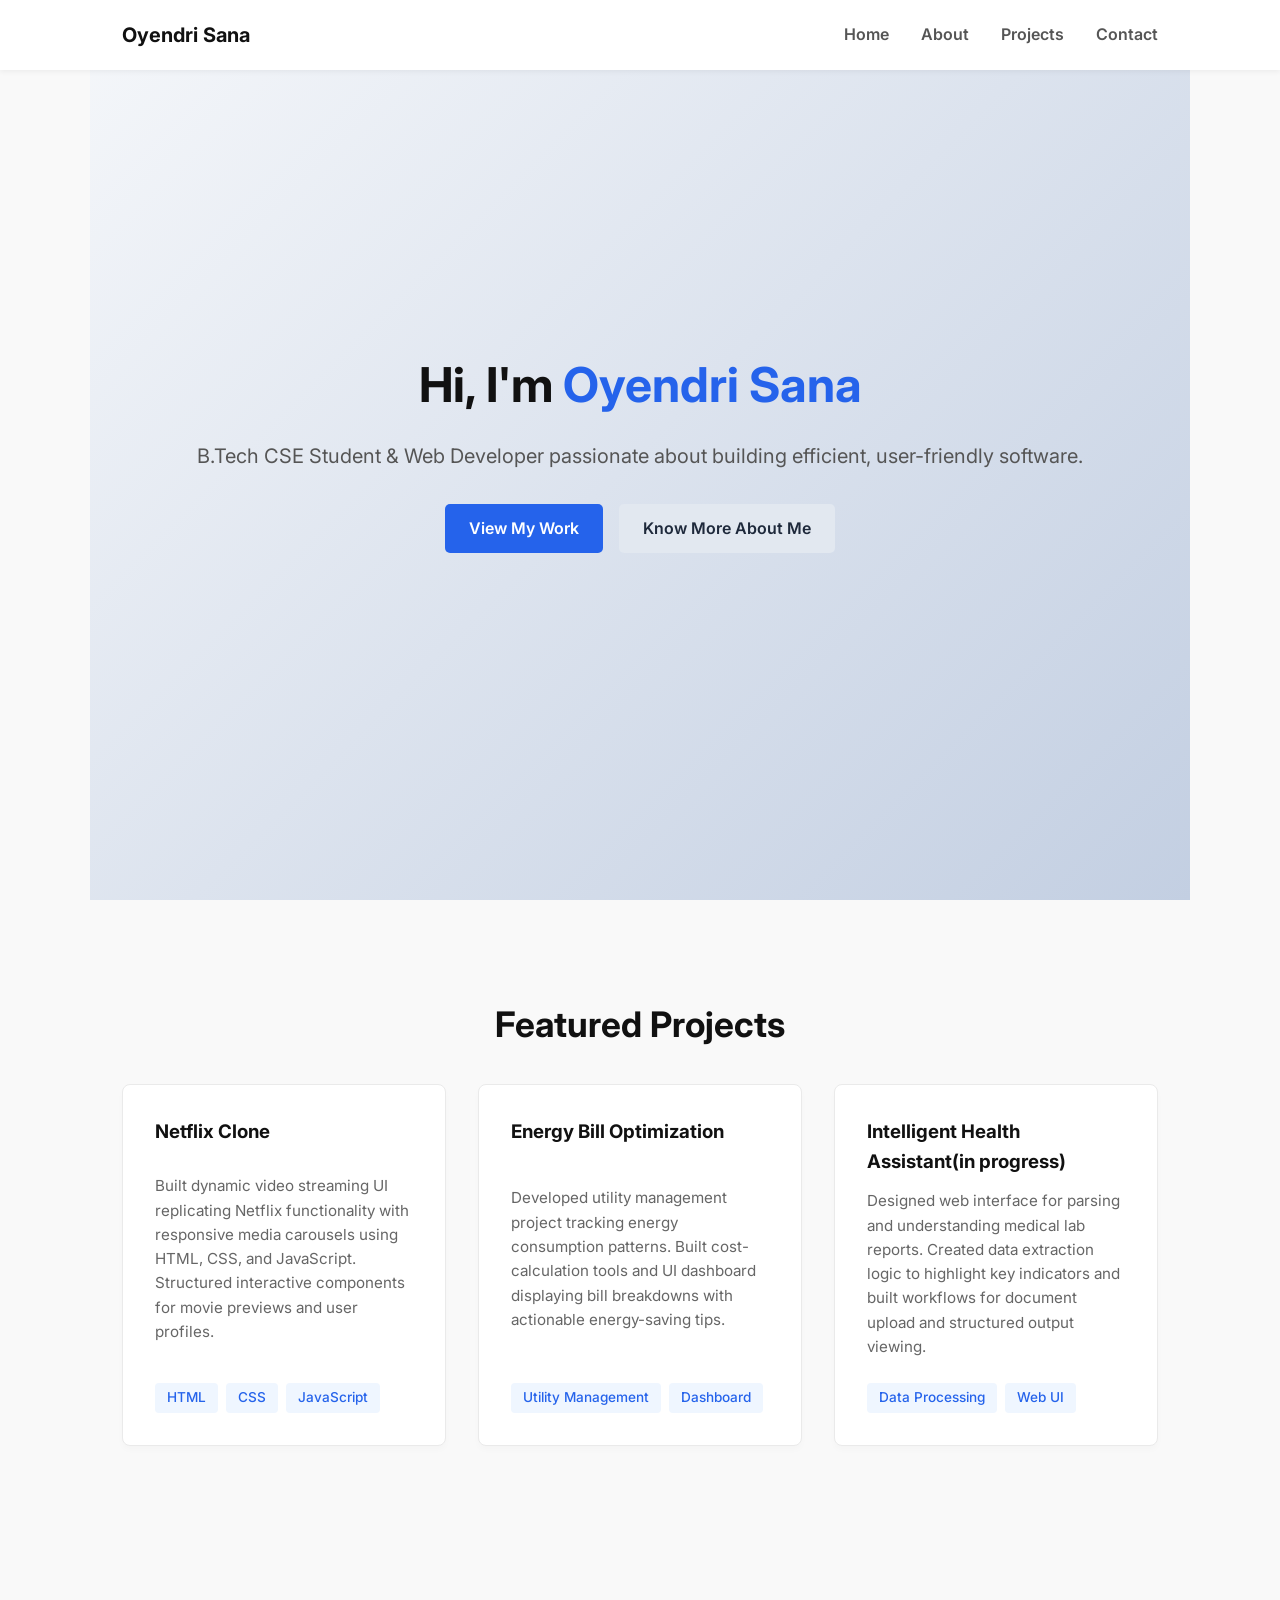
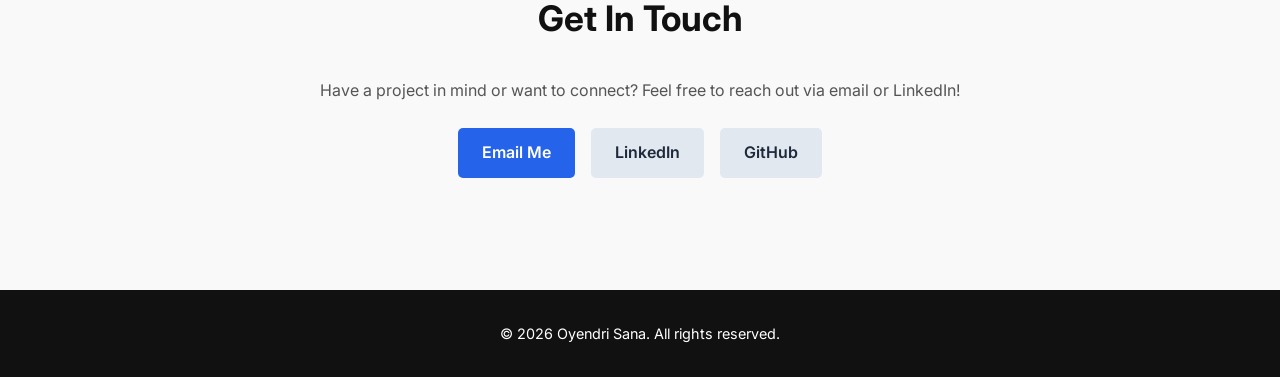
<file: index.html>
<!DOCTYPE html>
<html lang="en">
<head>
    <meta charset="UTF-8">
    <meta name="viewport" content="width=device-width, initial-scale=1.0">
    <title>Oyendri Sana | Curriculum Vitae</title>
    <link rel="stylesheet" href="style.css">
    <!-- Google Fonts -->
    <link href="https://fonts.googleapis.com/css2?family=Inter:wght@300;400;600;700&display=swap" rel="stylesheet">
</head>
<body>

    <!-- Header & Navigation -->
    <header>
        <nav class="navbar">
            <a href="index.html" class="logo">Oyendri Sana</a>
            <ul class="nav-links">
                <li><a href="index.html">Home</a></li>
                <li><a href="about.html">About</a></li>
                <li><a href="#projects">Projects</a></li>
                <li><a href="#contact">Contact</a></li>
            </ul>
        </nav>
    </header>

    <!-- Hero Section -->
    <section class="hero">
        <div class="hero-content">
            <h1>Hi, I'm <span class="highlight">Oyendri Sana</span></h1>
            <p>B.Tech CSE Student & Web Developer passionate about building efficient, user-friendly software.</p>
            <div class="hero-btns">
                <a href="#projects" class="btn">View My Work</a>
                <a href="about.html" class="btn btn-secondary">Know More About Me</a>
            </div>
        </div>
    </section>

    <!-- Projects Section -->
    <section id="projects" class="projects">
        <h2>Featured Projects</h2>
        <div class="project-grid">
            <div class="project-card">
                <h3>Netflix Clone</h3>
                <p>Built dynamic video streaming UI replicating Netflix functionality with responsive media carousels using HTML, CSS, and JavaScript. Structured interactive components for movie previews and user profiles.</p>
                <div class="tech-stack"><span>HTML</span><span>CSS</span><span>JavaScript</span></div>
            </div>
            <div class="project-card">
                <h3>Energy Bill Optimization</h3>
                <p>Developed utility management project tracking energy consumption patterns. Built cost-calculation tools and UI dashboard displaying bill breakdowns with actionable energy-saving tips.</p>
                <div class="tech-stack"><span>Utility Management</span><span>Dashboard</span></div>
            </div>
             <div class="project-card">
                <h3>Intelligent Health Assistant(in progress)</h3>
                <p>Designed web interface for parsing and understanding medical lab reports. Created data extraction logic to highlight key indicators and built workflows for document upload and structured output viewing.</p>
                <div class="tech-stack"><span>Data Processing</span><span>Web UI</span></div>
            </div>
        </div>
    </section>

    <!-- Contact Section -->
    <section id="contact" class="contact">
        <h2>Get In Touch</h2>
        <p>Have a project in mind or want to connect? Feel free to reach out via email or LinkedIn!</p>
        <div class="contact-links">
            <a href="https://mail.google.com/mail/?view=cm&fs=1&to=oyendri.sana.in@gmail.com" target="_blank" class="btn">Email Me</a>
            <a href="https://linkedin.com/in/oyendri-sana-14b73035a" target="_blank" class="btn btn-secondary">LinkedIn</a>
            <a href="https://github.com/oyendrisana" target="_blank" class="btn btn-secondary">GitHub</a>
        </div>
    </section>

    <!-- Footer -->
    <footer>
        <p>&copy; 2026 Oyendri Sana. All rights reserved.</p>
    </footer>

</body>
</html>
</file>
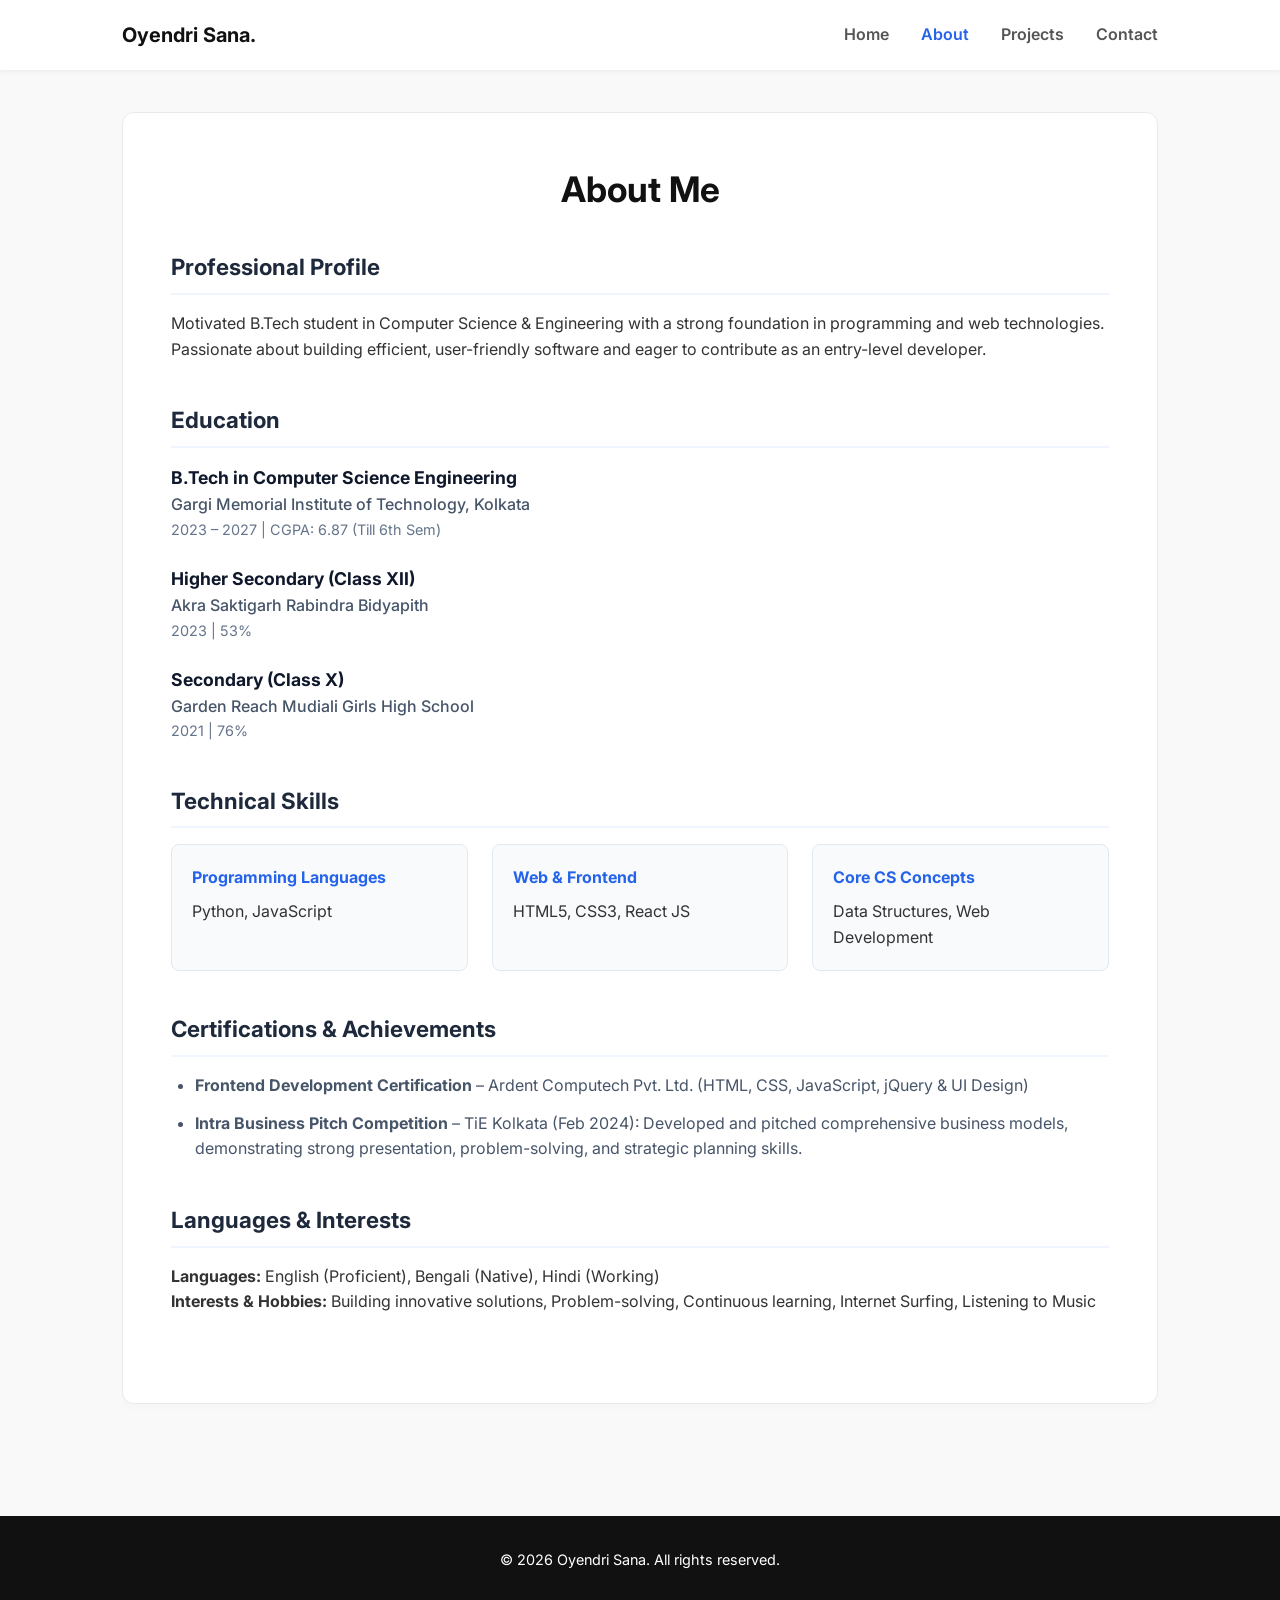
<file: about.html>
<!DOCTYPE html>
<html lang="en">
<head>
    <meta charset="UTF-8">
    <meta name="viewport" content="width=device-width, initial-scale=1.0">
    <title>About Me | Oyendri Sana</title>
    <link rel="stylesheet" href="style.css">
    <!-- Google Fonts -->
    <link href="https://fonts.googleapis.com/css2?family=Inter:wght@300;400;600;700&display=swap" rel="stylesheet">
</head>
<body>

    <!-- Header & Navigation -->
    <header>
        <nav class="navbar">
            <a href="index.html" class="logo">Oyendri Sana.</a>
            <ul class="nav-links">
                <li><a href="index.html">Home</a></li>
                <li><a href="about.html" class="active">About</a></li>
                <li><a href="index.html#projects">Projects</a></li>
                <li><a href="index.html#contact">Contact</a></li>
            </ul>
        </nav>
    </header>

    <!-- About Main Section -->
    <section class="about-page">
        <div class="about-container">
            <h2>About Me</h2>
            
            <div class="profile-card-summary">
                <h3>Professional Profile</h3>
                <p>Motivated B.Tech student in Computer Science & Engineering with a strong foundation in programming and web technologies. Passionate about building efficient, user-friendly software and eager to contribute as an entry-level developer.</p>
            </div>

            <!-- Education -->
            <div class="resume-section">
                <h3>Education</h3>
                <div class="resume-item">
                    <h4>B.Tech in Computer Science Engineering</h4>
                    <p class="institution">Gargi Memorial Institute of Technology, Kolkata</p>
                    <p class="meta">2023 – 2027 | CGPA: 6.87 (Till 6th Sem)</p>
                </div>
                <div class="resume-item">
                    <h4>Higher Secondary (Class XII)</h4>
                    <p class="institution">Akra Saktigarh Rabindra Bidyapith</p>
                    <p class="meta">2023 | 53%</p>
                </div>
                <div class="resume-item">
                    <h4>Secondary (Class X)</h4>
                    <p class="institution">Garden Reach Mudiali Girls High School</p>
                    <p class="meta">2021 | 76%</p>
                </div>
            </div>

            <!-- Technical Skills -->
            <div class="resume-section">
                <h3>Technical Skills</h3>
                <div class="skills-grid">
                    <div class="skill-category">
                        <h4>Programming Languages</h4>
                        <p>Python, JavaScript</p>
                    </div>
                    <div class="skill-category">
                        <h4>Web & Frontend</h4>
                        <p>HTML5, CSS3, React JS</p>
                    </div>
                    <div class="skill-category">
                        <h4>Core CS Concepts</h4>
                        <p>Data Structures, Web Development</p>
                    </div>
                </div>
            </div>

            <!-- Certifications & Achievements -->
            <div class="resume-section">
                <h3>Certifications & Achievements</h3>
                <ul class="achievements-list">
                    <li><strong>Frontend Development Certification</strong> – Ardent Computech Pvt. Ltd. (HTML, CSS, JavaScript, jQuery & UI Design)</li>
                    <li><strong>Intra Business Pitch Competition</strong> – TiE Kolkata (Feb 2024): Developed and pitched comprehensive business models, demonstrating strong presentation, problem-solving, and strategic planning skills.</li>
                </ul>
            </div>

            <!-- Languages & Interests -->
            <div class="resume-section">
                <h3>Languages & Interests</h3>
                <p><strong>Languages:</strong> English (Proficient), Bengali (Native), Hindi (Working)</p>
                <p><strong>Interests & Hobbies:</strong> Building innovative solutions, Problem-solving, Continuous learning, Internet Surfing, Listening to Music</p>
            </div>
        </div>
    </section>

    <!-- Footer -->
    <footer>
        <p>&copy; 2026 Oyendri Sana. All rights reserved.</p>
    </footer>

</body>
</html>
</file>
<file: style.css>
/* Global Reset & Styling */
* {
    margin: 0;
    padding: 0;
    box-sizing: border-box;
}

body {
    font-family: 'Inter', sans-serif;
    line-height: 1.6;
    color: #333;
    background-color: #f9f9f9;
}

/* Navbar */
header {
    background: #fff;
    position: fixed;
    width: 100%;
    top: 0;
    box-shadow: 0 2px 5px rgba(0,0,0,0.05);
    z-index: 1000;
}

.navbar {
    display: flex;
    justify-content: space-between;
    align-items: center;
    max-width: 1100px;
    margin: 0 auto;
    padding: 1.2rem 2rem;
}

.logo {
    font-weight: 700;
    font-size: 1.25rem;
    color: #111;
    text-decoration: none;
}

.nav-links {
    list-style: none;
    display: flex;
    gap: 2rem;
}

.nav-links a {
    text-decoration: none;
    color: #555;
    font-weight: 600;
    transition: color 0.3s;
}

.nav-links a:hover, .nav-links a.active {
    color: #2563eb;
}

/* Hero Section */
.hero {
    height: 100vh;
    display: flex;
    align-items: center;
    justify-content: center;
    text-align: center;
    background: linear-gradient(135deg, #f5f7fa 0%, #c3cfe2 100%);
    padding: 0 1rem;
}

.hero-content h1 {
    font-size: 3rem;
    margin-bottom: 1rem;
    color: #111;
}

.highlight {
    color: #2563eb;
}

.hero-content p {
    font-size: 1.25rem;
    color: #555;
    margin-bottom: 2rem;
}

.hero-btns {
    display: flex;
    gap: 1rem;
    justify-content: center;
}

/* Buttons */
.btn {
    display: inline-block;
    background: #2563eb;
    color: #fff;
    padding: 0.75rem 1.5rem;
    border-radius: 5px;
    text-decoration: none;
    font-weight: 600;
    transition: background 0.3s;
}

.btn:hover {
    background: #1d4ed8;
}

.btn-secondary {
    background: #e2e8f0;
    color: #1e293b;
}

.btn-secondary:hover {
    background: #cbd5e1;
}

/* Sections General */
section {
    padding: 6rem 2rem 3rem;
    max-width: 1100px;
    margin: 0 auto;
}

section h2 {
    font-size: 2.2rem;
    margin-bottom: 2rem;
    text-align: center;
    color: #111;
}

/* Projects Section */
.project-grid {
    display: grid;
    grid-template-columns: repeat(auto-fit, minmax(300px, 1fr));
    gap: 2rem;
    margin-top: 2rem;
}

.project-card {
    background: #fff;
    padding: 2rem;
    border-radius: 8px;
    box-shadow: 0 4px 6px rgba(0,0,0,0.02);
    border: 1px solid #eaeaea;
    transition: transform 0.3s, box-shadow 0.3s;
    display: flex;
    flex-direction: column;
    justify-content: space-between;
}

.project-card:hover {
    transform: translateY(-5px);
    box-shadow: 0 10px 15px rgba(0,0,0,0.05);
}

.project-card h3 {
    margin-bottom: 0.75rem;
    color: #111;
}

.project-card p {
    color: #666;
    margin-bottom: 1.5rem;
    font-size: 0.95rem;
}

.tech-stack {
    display: flex;
    gap: 0.5rem;
    flex-wrap: wrap;
}

.tech-stack span {
    background: #eff6ff;
    color: #2563eb;
    padding: 0.25rem 0.75rem;
    border-radius: 4px;
    font-size: 0.85rem;
    font-weight: 500;
}

/* About Page Specific Styles */
.about-page {
    padding-top: 7rem;
}

.about-container {
    background: #fff;
    padding: 3rem;
    border-radius: 12px;
    box-shadow: 0 4px 6px rgba(0,0,0,0.02);
    border: 1px solid #eaeaea;
}

.profile-card-summary {
    margin-bottom: 2.5rem;
}

.profile-card-summary h3, .resume-section h3 {
    font-size: 1.4rem;
    color: #1e293b;
    margin-bottom: 1rem;
    border-bottom: 2px solid #eff6ff;
    padding-bottom: 0.5rem;
}

.resume-section {
    margin-bottom: 2.5rem;
}

.resume-item {
    margin-bottom: 1.5rem;
}

.resume-item h4 {
    font-size: 1.1rem;
    color: #0f172a;
}

.resume-item .institution {
    color: #475569;
    font-weight: 500;
}

.resume-item .meta {
    color: #64748b;
    font-size: 0.9rem;
}

.skills-grid {
    display: grid;
    grid-template-columns: repeat(auto-fit, minmax(250px, 1fr));
    gap: 1.5rem;
}

.skill-category {
    background: #f8fafc;
    padding: 1.25rem;
    border-radius: 8px;
    border: 1px solid #e2e8f0;
}

.skill-category h4 {
    color: #2563eb;
    margin-bottom: 0.5rem;
    font-size: 1rem;
}

.achievements-list {
    list-style-type: disc;
    padding-left: 1.5rem;
    color: #475569;
}

.achievements-list li {
    margin-bottom: 0.75rem;
}

/* Contact Section */
.contact {
    text-align: center;
}

.contact p {
    margin-bottom: 1.5rem;
    color: #555;
}

.contact-links {
    display: flex;
    justify-content: center;
    gap: 1rem;
    flex-wrap: wrap;
}

/* Footer */
footer {
    text-align: center;
    padding: 2rem;
    background: #111;
    color: #fff;
    margin-top: 4rem;
    font-size: 0.9rem;
}
</file>
